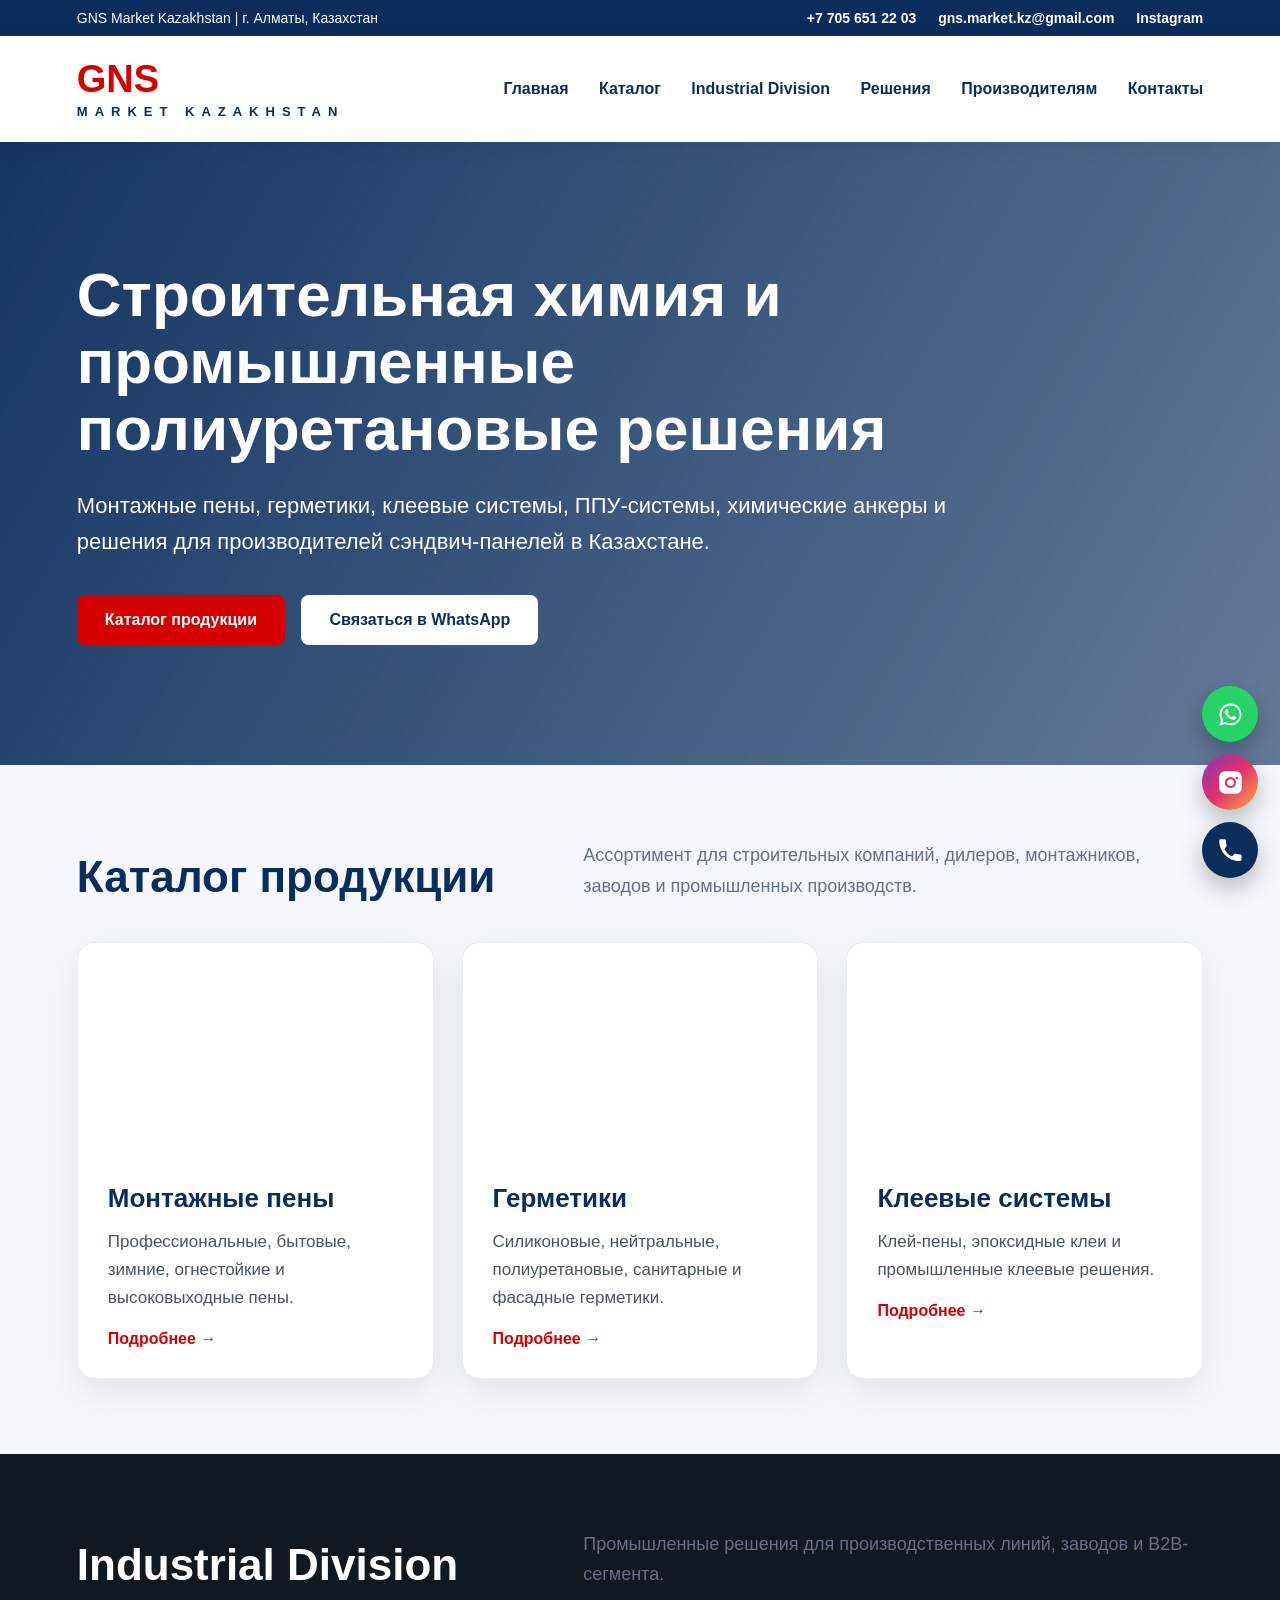
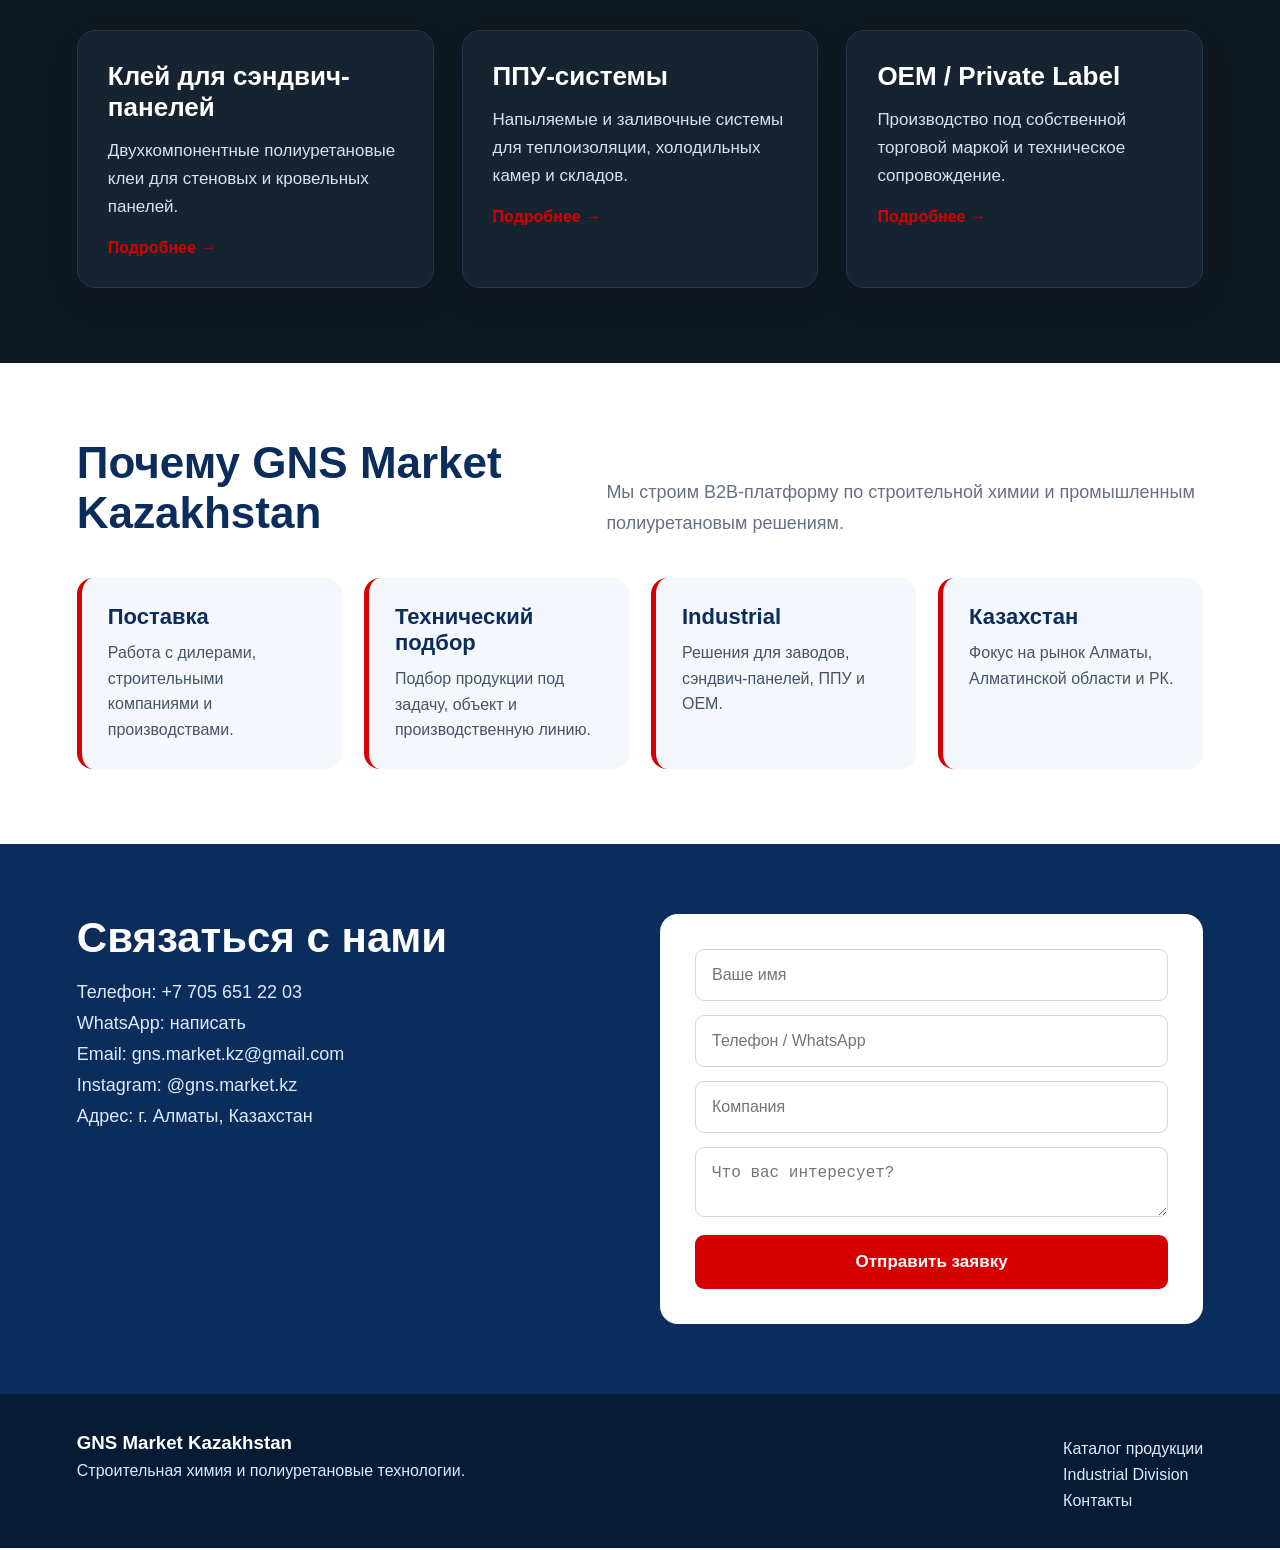
<file: index.html>
<!DOCTYPE html>
<html lang="ru">
<head>
<!-- Google tag (gtag.js) -->
<script async src="https://www.googletagmanager.com/gtag/js?id=G-NY0P7X8F1Y"></script>
<script>
  window.dataLayer = window.dataLayer || [];
  function gtag(){dataLayer.push(arguments);}
  gtag('js', new Date());

  gtag('config', 'G-NY0P7X8F1Y');
</script>
<meta charset="UTF-8">
<meta name="viewport" content="width=device-width, initial-scale=1.0">
<title>GNS Market Kazakhstan | Строительная химия и промышленные полиуретановые решения</title>
<meta name="description" content="GNS Market Kazakhstan: монтажные пены, герметики, клеи, ППУ-системы, химические анкеры и решения для производителей сэндвич-панелей.">
<style>
*{margin:0;padding:0;box-sizing:border-box}
body{font-family:Arial,Helvetica,sans-serif;background:#f4f7fb;color:#101820}
a{text-decoration:none;color:inherit}
:root{--blue:#0b2d5c;--red:#d60000;--dark:#101820;--gray:#667085}

.topbar{background:var(--blue);color:#fff;padding:10px 6%;display:flex;justify-content:space-between;font-size:14px}
.topbar a{color:#fff;margin-left:18px;font-weight:700}

.header{background:#fff;padding:24px 6%;display:flex;justify-content:space-between;align-items:center;box-shadow:0 3px 20px rgba(0,0,0,.08);position:sticky;top:0;z-index:20}
.logo{font-size:38px;font-weight:900;color:var(--red);line-height:1}
.logo span{display:block;font-size:13px;letter-spacing:7px;color:var(--blue);margin-top:7px}
.nav a{margin-left:26px;font-weight:900;color:var(--blue)}
.nav a:hover{color:var(--red)}

.hero{background:linear-gradient(120deg,rgba(11,45,92,.96),rgba(11,45,92,.62)),url('https://images.unsplash.com/photo-1581092918056-0c4c3acd3789?auto=format&fit=crop&w=1800&q=80');background-size:cover;background-position:center;color:white;padding:120px 6%}
.hero-content{max-width:920px}
.hero h1{font-size:62px;line-height:1.08;margin-bottom:25px}
.hero p{font-size:22px;line-height:1.65;margin-bottom:35px}
.btn{display:inline-block;padding:16px 28px;border-radius:8px;font-weight:900;margin-right:12px}
.btn-red{background:var(--red);color:#fff}
.btn-white{background:#fff;color:var(--blue)}

.section{padding:75px 6%}
.section-head{display:flex;justify-content:space-between;gap:40px;align-items:end;margin-bottom:40px}
.section h2{font-size:44px;color:var(--blue)}
.section-head p{max-width:620px;font-size:18px;color:var(--gray);line-height:1.7}

.grid{display:grid;grid-template-columns:repeat(3,1fr);gap:28px}
.card{background:#fff;border-radius:18px;overflow:hidden;box-shadow:0 14px 38px rgba(0,0,0,.08);border:1px solid #e8eef6;transition:.25s}
.card:hover{transform:translateY(-6px);box-shadow:0 20px 50px rgba(0,0,0,.14)}
.card-img{height:210px;background-size:cover;background-position:center}
.card-body{padding:30px}
.card h3{font-size:26px;color:var(--blue);margin-bottom:14px}
.card p{font-size:17px;color:#475467;line-height:1.65}
.card a{display:inline-block;margin-top:18px;color:var(--red);font-weight:900}

.dark{background:var(--dark);color:#fff}
.dark h2{color:#fff}
.dark .card{background:#162331;border-color:#24364a}
.dark .card h3{color:#fff}
.dark .card p{color:#d6e2f0}

.why{background:#fff}
.why-grid{display:grid;grid-template-columns:repeat(4,1fr);gap:22px}
.why-item{background:#f4f7fb;padding:26px;border-radius:16px;border-left:5px solid var(--red)}
.why-item h3{color:var(--blue);font-size:22px;margin-bottom:10px}
.why-item p{color:#475467;line-height:1.6}

.contact{background:var(--blue);color:white;padding:70px 6%;display:grid;grid-template-columns:1fr 1fr;gap:40px}
.contact h2{font-size:42px;margin-bottom:20px}
.contact p,.contact a{display:block;margin:10px 0;color:#dbeafe;font-size:18px}
.form{background:white;padding:35px;border-radius:18px}
.form input,.form textarea{width:100%;padding:16px;margin-bottom:14px;border:1px solid #d0d5dd;border-radius:9px;font-size:16px}
.form button{width:100%;padding:17px;background:var(--red);color:white;border:0;border-radius:9px;font-size:17px;font-weight:900}

.footer{background:#071b35;color:#fff;padding:38px 6%;display:flex;justify-content:space-between;gap:30px}
.footer p,.footer a{color:#dbeafe;margin-top:8px;display:block}

.float{position:fixed;right:22px;bottom:22px;display:flex;flex-direction:column;gap:12px;z-index:99}
.float a{width:56px;height:56px;border-radius:50%;display:flex;align-items:center;justify-content:center;color:white;box-shadow:0 10px 25px rgba(0,0,0,.25);transition:.2s}
.float a:hover{transform:scale(1.08)}
.wa{background:#25D366}.inst{background:linear-gradient(135deg,#833AB4,#E1306C,#FCAF45)}.call{background:var(--blue)}
.float svg{width:27px;height:27px;fill:white}

@media(max-width:900px){
.topbar,.header,.section-head,.contact,.footer{display:block}
.nav{margin-top:18px}.nav a{display:block;margin:12px 0}
.hero{padding:75px 6%}.hero h1{font-size:38px}.hero p{font-size:18px}
.grid,.why-grid{grid-template-columns:1fr}
}
</style>
</head>
<body>

<div class="topbar">
  <div>GNS Market Kazakhstan | г. Алматы, Казахстан</div>
  <div>
    <a href="tel:+77056512203">+7 705 651 22 03</a>
    <a href="mailto:gns.market.kz@gmail.com">gns.market.kz@gmail.com</a>
    <a href="https://instagram.com/gns.market.kz">Instagram</a>
  </div>
</div>

<header class="header">
  <div class="logo">GNS <span>MARKET KAZAKHSTAN</span></div>
  <nav class="nav">
    <a href="index.html">Главная</a>
    <a href="catalog.html">Каталог</a>
    <a href="industrial.html">Industrial Division</a>
    <a href="solutions.html">Решения</a>
    <a href="manufacturers.html">Производителям</a>
    <a href="contacts.html">Контакты</a>
  </nav>
</header>

<section class="hero">
  <div class="hero-content">
    <h1>Строительная химия и промышленные полиуретановые решения</h1>
    <p>Монтажные пены, герметики, клеевые системы, ППУ-системы, химические анкеры и решения для производителей сэндвич-панелей в Казахстане.</p>
    <a class="btn btn-red" href="catalog.html">Каталог продукции</a>
    <a class="btn btn-white" href="https://wa.me/77056512203">Связаться в WhatsApp</a>
  </div>
</section>

<section class="section">
  <div class="section-head">
    <h2>Каталог продукции</h2>
    <p>Ассортимент для строительных компаний, дилеров, монтажников, заводов и промышленных производств.</p>
  </div>

  <div class="grid">
    <div class="card">
      <div class="card-img" style="background-image:url('https://images.unsplash.com/photo-1621905252507-b35492cc74b4?auto=format&fit=crop&w=900&q=80')"></div>
      <div class="card-body"><h3>Монтажные пены</h3><p>Профессиональные, бытовые, зимние, огнестойкие и высоковыходные пены.</p><a href="catalog.html">Подробнее →</a></div>
    </div>

    <div class="card">
      <div class="card-img" style="background-image:url('https://images.unsplash.com/photo-1581092160562-40aa08e78837?auto=format&fit=crop&w=900&q=80')"></div>
      <div class="card-body"><h3>Герметики</h3><p>Силиконовые, нейтральные, полиуретановые, санитарные и фасадные герметики.</p><a href="catalog.html">Подробнее →</a></div>
    </div>

    <div class="card">
      <div class="card-img" style="background-image:url('https://images.unsplash.com/photo-1581092334651-ddf26d9a09d0?auto=format&fit=crop&w=900&q=80')"></div>
      <div class="card-body"><h3>Клеевые системы</h3><p>Клей-пены, эпоксидные клеи и промышленные клеевые решения.</p><a href="catalog.html">Подробнее →</a></div>
    </div>
  </div>
</section>

<section class="section dark">
  <div class="section-head">
    <h2>Industrial Division</h2>
    <p>Промышленные решения для производственных линий, заводов и B2B-сегмента.</p>
  </div>

  <div class="grid">
    <div class="card"><div class="card-body"><h3>Клей для сэндвич-панелей</h3><p>Двухкомпонентные полиуретановые клеи для стеновых и кровельных панелей.</p><a href="industrial.html">Подробнее →</a></div></div>
    <div class="card"><div class="card-body"><h3>ППУ-системы</h3><p>Напыляемые и заливочные системы для теплоизоляции, холодильных камер и складов.</p><a href="industrial.html">Подробнее →</a></div></div>
    <div class="card"><div class="card-body"><h3>OEM / Private Label</h3><p>Производство под собственной торговой маркой и техническое сопровождение.</p><a href="industrial.html">Подробнее →</a></div></div>
  </div>
</section>

<section class="section why">
  <div class="section-head">
    <h2>Почему GNS Market Kazakhstan</h2>
    <p>Мы строим B2B-платформу по строительной химии и промышленным полиуретановым решениям.</p>
  </div>

  <div class="why-grid">
    <div class="why-item"><h3>Поставка</h3><p>Работа с дилерами, строительными компаниями и производствами.</p></div>
    <div class="why-item"><h3>Технический подбор</h3><p>Подбор продукции под задачу, объект и производственную линию.</p></div>
    <div class="why-item"><h3>Industrial</h3><p>Решения для заводов, сэндвич-панелей, ППУ и OEM.</p></div>
    <div class="why-item"><h3>Казахстан</h3><p>Фокус на рынок Алматы, Алматинской области и РК.</p></div>
  </div>
</section>

<section class="contact" id="contacts">
  <div>
    <h2>Связаться с нами</h2>
    <a href="tel:+77056512203">Телефон: +7 705 651 22 03</a>
    <a href="https://wa.me/77056512203">WhatsApp: написать</a>
    <a href="mailto:gns.market.kz@gmail.com">Email: gns.market.kz@gmail.com</a>
    <a href="https://instagram.com/gns.market.kz">Instagram: @gns.market.kz</a>
    <p>Адрес: г. Алматы, Казахстан</p>
  </div>

  <form class="form">
    <input placeholder="Ваше имя">
    <input placeholder="Телефон / WhatsApp">
    <input placeholder="Компания">
    <textarea placeholder="Что вас интересует?"></textarea>
    <button type="button">Отправить заявку</button>
  </form>
</section>

<footer class="footer">
  <div>
    <h3>GNS Market Kazakhstan</h3>
    <p>Строительная химия и полиуретановые технологии.</p>
  </div>
  <div>
    <a href="catalog.html">Каталог продукции</a>
    <a href="industrial.html">Industrial Division</a>
    <a href="contacts.html">Контакты</a>
  </div>
</footer>

<div class="float">
  <a class="wa" href="https://wa.me/77056512203" title="WhatsApp">
    <svg viewBox="0 0 32 32"><path d="M16.04 3C8.86 3 3 8.82 3 15.96c0 2.29.61 4.52 1.77 6.48L3 29l6.73-1.76a13.05 13.05 0 0 0 6.31 1.61C23.22 28.85 29 23.03 29 15.9 29 8.76 23.22 3 16.04 3zm0 23.65c-1.93 0-3.82-.52-5.47-1.51l-.39-.23-3.99 1.04 1.07-3.87-.25-.4a10.7 10.7 0 0 1-1.65-5.72c0-5.91 4.86-10.72 10.82-10.72 2.89 0 5.6 1.12 7.64 3.15a10.64 10.64 0 0 1 3.17 7.56c0 5.91-4.86 10.7-10.95 10.7zm5.93-8.01c-.33-.17-1.95-.96-2.25-1.07-.3-.11-.52-.17-.74.17-.22.33-.85 1.07-1.04 1.29-.19.22-.38.25-.71.08-.33-.17-1.39-.51-2.65-1.62-.98-.87-1.64-1.94-1.83-2.27-.19-.33-.02-.51.14-.68.15-.15.33-.38.49-.57.16-.19.22-.33.33-.55.11-.22.05-.41-.03-.57-.08-.17-.74-1.78-1.02-2.44-.27-.64-.54-.55-.74-.56h-.63c-.22 0-.57.08-.87.41-.3.33-1.14 1.11-1.14 2.71s1.17 3.15 1.33 3.37c.16.22 2.3 3.5 5.57 4.91.78.34 1.39.54 1.87.69.79.25 1.51.21 2.08.13.63-.09 1.95-.8 2.23-1.57.27-.77.27-1.43.19-1.57-.08-.14-.3-.22-.63-.38z"/></svg>
  </a>
  <a class="inst" href="https://instagram.com/gns.market.kz" title="Instagram">
    <svg viewBox="0 0 24 24"><path d="M7 2h10a5 5 0 0 1 5 5v10a5 5 0 0 1-5 5H7a5 5 0 0 1-5-5V7a5 5 0 0 1 5-5zm5 5a5 5 0 1 0 0 10 5 5 0 0 0 0-10zm0 2a3 3 0 1 1 0 6 3 3 0 0 1 0-6zm5.5-2.2a1.2 1.2 0 1 0 0 2.4 1.2 1.2 0 0 0 0-2.4z"/></svg>
  </a>
  <a class="call" href="tel:+77056512203" title="Позвонить">
    <svg viewBox="0 0 24 24"><path d="M6.6 10.8a15.6 15.6 0 0 0 6.6 6.6l2.2-2.2c.3-.3.8-.4 1.2-.3 1.3.4 2.6.6 4 .6.7 0 1.2.5 1.2 1.2v3.5c0 .7-.5 1.2-1.2 1.2C10.4 22 2 13.6 2 3.2 2 2.5 2.5 2 3.2 2h3.5c.7 0 1.2.5 1.2 1.2 0 1.4.2 2.8.6 4 .1.4 0 .8-.3 1.2l-1.6 2.4z"/></svg>
  </a>
</div>

</body>
</html>
</file>
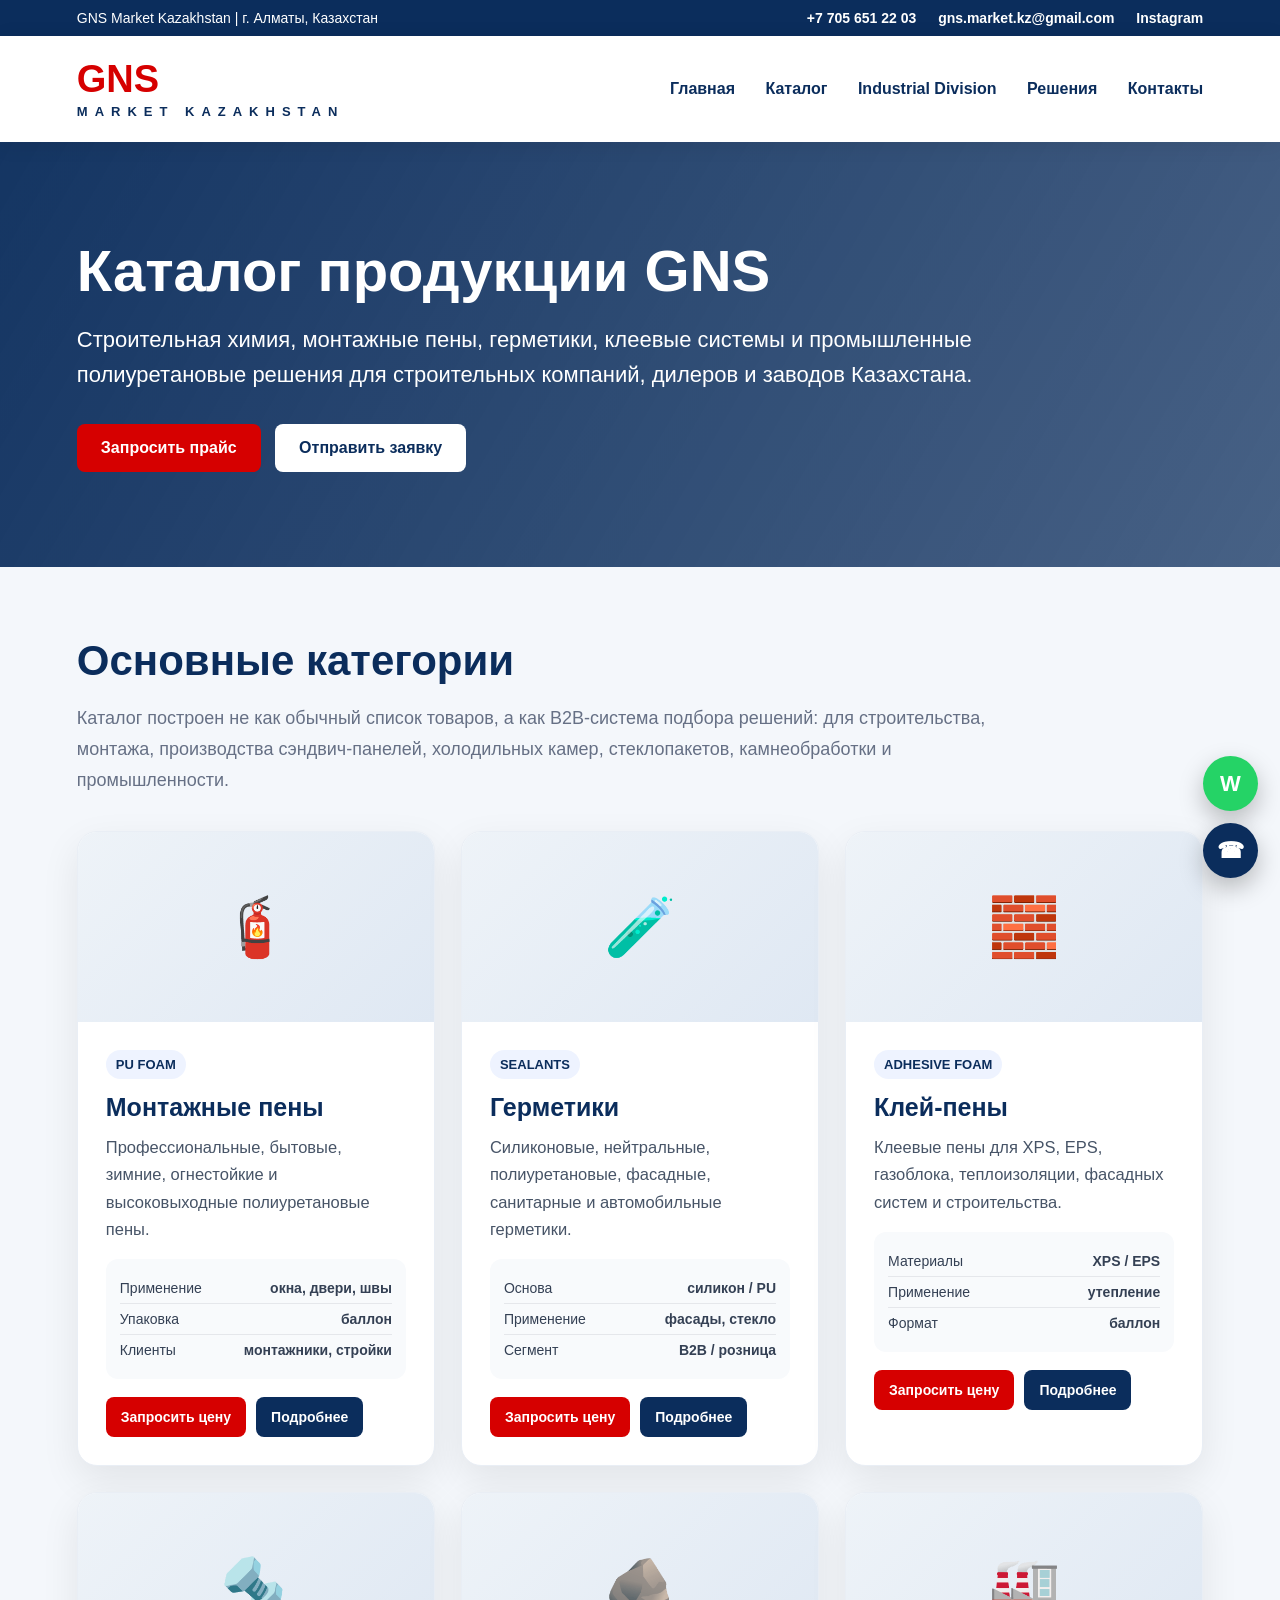
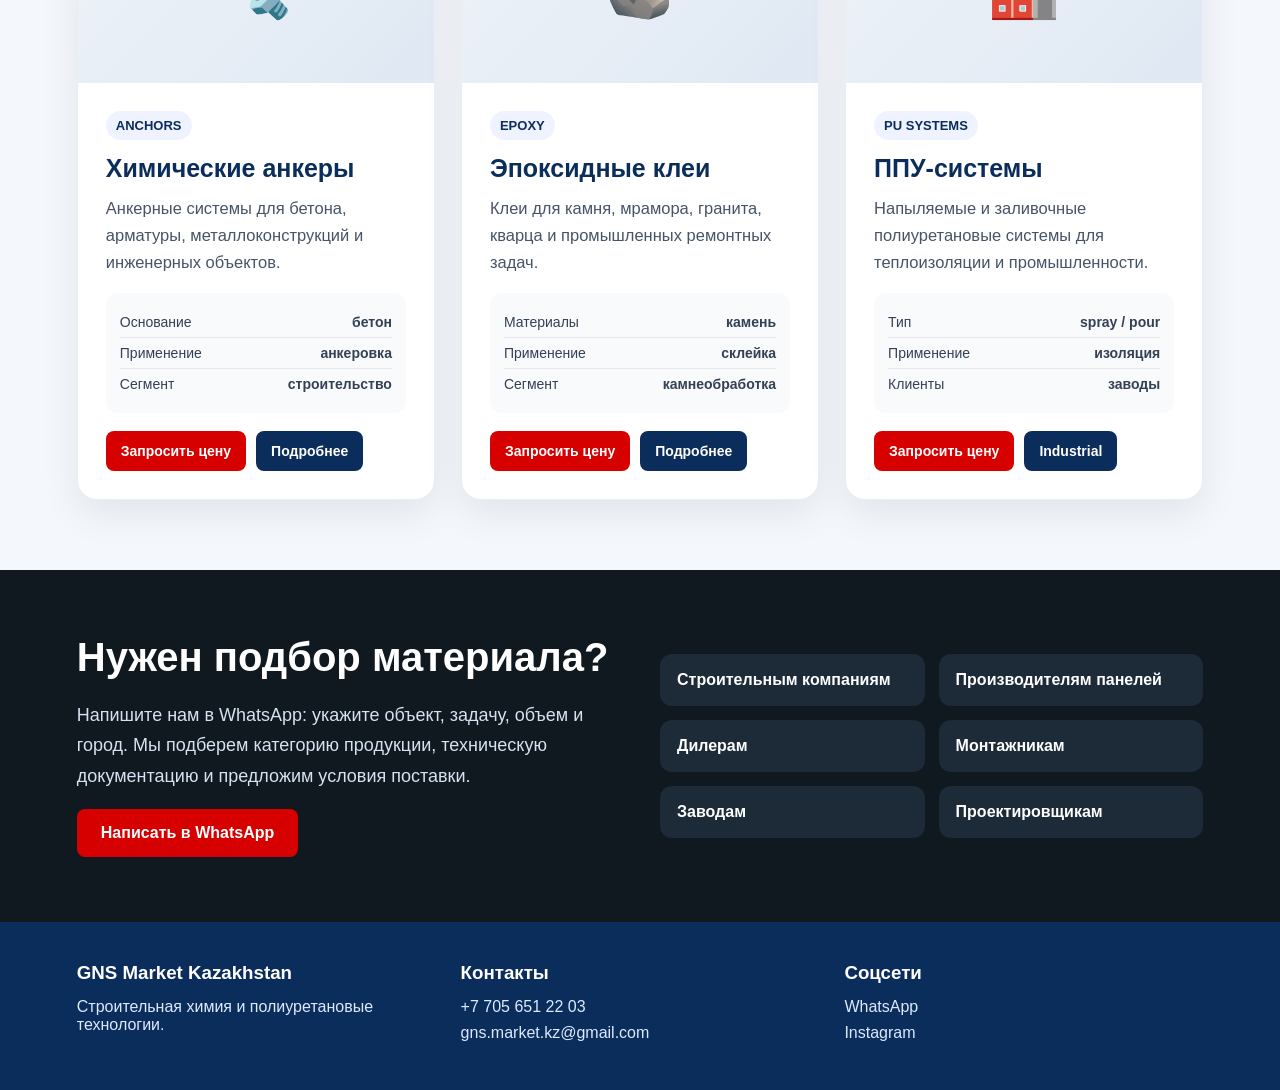
<file: catalog.html>
<!DOCTYPE html>
<html lang="ru">
<head>
<!-- Google tag (gtag.js) -->
<script async src="https://www.googletagmanager.com/gtag/js?id=G-NY0P7X8F1Y"></script>
<script>
  window.dataLayer = window.dataLayer || [];
  function gtag(){dataLayer.push(arguments);}
  gtag('js', new Date());

  gtag('config', 'G-NY0P7X8F1Y');
</script>
<meta charset="UTF-8">
<meta name="viewport" content="width=device-width, initial-scale=1.0">
<title>Каталог продукции | GNS Market Kazakhstan</title>
<meta name="description" content="Каталог продукции GNS Market Kazakhstan: монтажные пены, герметики, клей-пены, химические анкеры, эпоксидные клеи, ППУ-системы и промышленные полиуретановые решения.">

<style>
*{margin:0;padding:0;box-sizing:border-box}
body{font-family:Arial,Helvetica,sans-serif;background:#f4f7fb;color:#111}
a{text-decoration:none;color:inherit}
:root{--blue:#0b2d5c;--red:#d60000;--dark:#101820;--gray:#667085}

.topbar{background:var(--blue);color:#fff;padding:10px 6%;display:flex;justify-content:space-between;font-size:14px}
.topbar a{color:#fff;margin-left:18px;font-weight:700}
.header{background:#fff;padding:24px 6%;display:flex;justify-content:space-between;align-items:center;box-shadow:0 3px 20px rgba(0,0,0,.08);position:sticky;top:0;z-index:10}
.logo{font-size:38px;font-weight:900;color:var(--red);line-height:1}
.logo span{display:block;font-size:13px;letter-spacing:7px;color:var(--blue);margin-top:7px}
.nav a{margin-left:26px;font-weight:900;color:var(--blue)}
.nav a:hover{color:var(--red)}

.hero{background:linear-gradient(120deg,rgba(11,45,92,.96),rgba(11,45,92,.74)),url('https://images.unsplash.com/photo-1581092918056-0c4c3acd3789?auto=format&fit=crop&w=1800&q=80');background-size:cover;background-position:center;color:white;padding:95px 6%}
.hero h1{font-size:58px;margin-bottom:18px}
.hero p{font-size:22px;line-height:1.6;max-width:980px}
.hero-buttons{margin-top:32px}
.btn{display:inline-block;padding:15px 24px;border-radius:8px;font-weight:900;margin-right:10px}
.btn-red{background:var(--red);color:#fff}
.btn-white{background:#fff;color:var(--blue)}
.section{padding:70px 6%}
.section h2{font-size:42px;color:var(--blue);margin-bottom:18px}
.section-intro{font-size:18px;color:var(--gray);max-width:920px;line-height:1.7;margin-bottom:36px}

.grid{display:grid;grid-template-columns:repeat(3,1fr);gap:26px}
.product{background:#fff;border-radius:20px;overflow:hidden;box-shadow:0 14px 38px rgba(0,0,0,.08);border:1px solid #e9eef5;transition:.25s}
.product:hover{transform:translateY(-6px);box-shadow:0 20px 50px rgba(0,0,0,.13)}
.product-img{height:190px;background:linear-gradient(135deg,#eef3f8,#dfe8f3);display:flex;align-items:center;justify-content:center;font-size:58px}
.product-body{padding:28px}
.tag{display:inline-block;background:#eef3ff;color:var(--blue);font-size:13px;font-weight:900;padding:7px 10px;border-radius:20px;margin-bottom:14px}
.product h3{font-size:25px;color:var(--blue);margin-bottom:12px}
.product p{font-size:16.5px;color:#475467;line-height:1.65;margin-bottom:14px}
.specs{background:#f8fafc;border-radius:12px;padding:14px;margin:16px 0}
.specs div{display:flex;justify-content:space-between;border-bottom:1px solid #e5e7eb;padding:7px 0;font-size:14px;color:#344054}
.specs div:last-child{border-bottom:0}
.actions{display:flex;gap:10px;margin-top:18px;flex-wrap:wrap}
.actions a{padding:12px 15px;border-radius:8px;font-weight:900;font-size:14px}
.price{background:var(--red);color:#fff}
.more{background:var(--blue);color:#fff}

.band{background:var(--dark);color:#fff;padding:65px 6%;display:grid;grid-template-columns:1fr 1fr;gap:40px;align-items:center}
.band h2{font-size:40px;margin-bottom:20px}
.band p{font-size:18px;line-height:1.7;color:#d6e2f0}
.band-list{display:grid;grid-template-columns:1fr 1fr;gap:14px}
.band-list div{background:#1d2a38;padding:17px;border-radius:12px;font-weight:800}

.footer{background:var(--blue);color:#fff;padding:40px 6%;display:grid;grid-template-columns:1fr 1fr 1fr;gap:25px}
.footer h3{margin-bottom:14px}
.footer a,.footer p{display:block;margin:8px 0;color:#dbeafe}
.float{position:fixed;right:22px;bottom:22px;display:flex;flex-direction:column;gap:12px;z-index:99}
.float a{width:55px;height:55px;border-radius:50%;display:flex;align-items:center;justify-content:center;color:white;font-size:22px;font-weight:900;box-shadow:0 10px 25px rgba(0,0,0,.25)}
.wa{background:#25D366}.call{background:var(--blue)}

@media(max-width:900px){
.topbar,.header,.band,.footer{display:block}
.nav{margin-top:18px}.nav a{display:block;margin:10px 0}
.hero h1{font-size:38px}.hero p{font-size:18px}
.grid{grid-template-columns:1fr}.band-list{grid-template-columns:1fr}
}
</style>
</head>

<body>

<div class="topbar">
  <div>GNS Market Kazakhstan | г. Алматы, Казахстан</div>
  <div>
    <a href="tel:+77056512203">+7 705 651 22 03</a>
    <a href="mailto:gns.market.kz@gmail.com">gns.market.kz@gmail.com</a>
    <a href="https://instagram.com/gns.market.kz">Instagram</a>
  </div>
</div>

<header class="header">
  <div class="logo">GNS <span>MARKET KAZAKHSTAN</span></div>
  <nav class="nav">
    <a href="index.html">Главная</a>
    <a href="catalog.html">Каталог</a>
    <a href="industrial.html">Industrial Division</a>
    <a href="solutions.html">Решения</a>
    <a href="contacts.html">Контакты</a>
  </nav>
</header>

<section class="hero">
  <h1>Каталог продукции GNS</h1>
  <p>Строительная химия, монтажные пены, герметики, клеевые системы и промышленные полиуретановые решения для строительных компаний, дилеров и заводов Казахстана.</p>
  <div class="hero-buttons">
    <a class="btn btn-red" href="https://wa.me/77056512203">Запросить прайс</a>
    <a class="btn btn-white" href="mailto:gns.market.kz@gmail.com">Отправить заявку</a>
  </div>
</section>

<section class="section">
  <h2>Основные категории</h2>
  <p class="section-intro">Каталог построен не как обычный список товаров, а как B2B-система подбора решений: для строительства, монтажа, производства сэндвич-панелей, холодильных камер, стеклопакетов, камнеобработки и промышленности.</p>

  <div class="grid">

    <div class="product">
      <div class="product-img">🧯</div>
      <div class="product-body">
        <span class="tag">PU FOAM</span>
        <h3>Монтажные пены</h3>
        <p>Профессиональные, бытовые, зимние, огнестойкие и высоковыходные полиуретановые пены.</p>
        <div class="specs">
          <div><span>Применение</span><b>окна, двери, швы</b></div>
          <div><span>Упаковка</span><b>баллон</b></div>
          <div><span>Клиенты</span><b>монтажники, стройки</b></div>
        </div>
        <div class="actions">
          <a class="price" href="https://wa.me/77056512203">Запросить цену</a>
          <a class="more" href="#">Подробнее</a>
        </div>
      </div>
    </div>

    <div class="product">
      <div class="product-img">🧪</div>
      <div class="product-body">
        <span class="tag">SEALANTS</span>
        <h3>Герметики</h3>
        <p>Силиконовые, нейтральные, полиуретановые, фасадные, санитарные и автомобильные герметики.</p>
        <div class="specs">
          <div><span>Основа</span><b>силикон / PU</b></div>
          <div><span>Применение</span><b>фасады, стекло</b></div>
          <div><span>Сегмент</span><b>B2B / розница</b></div>
        </div>
        <div class="actions">
          <a class="price" href="https://wa.me/77056512203">Запросить цену</a>
          <a class="more" href="#">Подробнее</a>
        </div>
      </div>
    </div>

    <div class="product">
      <div class="product-img">🧱</div>
      <div class="product-body">
        <span class="tag">ADHESIVE FOAM</span>
        <h3>Клей-пены</h3>
        <p>Клеевые пены для XPS, EPS, газоблока, теплоизоляции, фасадных систем и строительства.</p>
        <div class="specs">
          <div><span>Материалы</span><b>XPS / EPS</b></div>
          <div><span>Применение</span><b>утепление</b></div>
          <div><span>Формат</span><b>баллон</b></div>
        </div>
        <div class="actions">
          <a class="price" href="https://wa.me/77056512203">Запросить цену</a>
          <a class="more" href="#">Подробнее</a>
        </div>
      </div>
    </div>

    <div class="product">
      <div class="product-img">🔩</div>
      <div class="product-body">
        <span class="tag">ANCHORS</span>
        <h3>Химические анкеры</h3>
        <p>Анкерные системы для бетона, арматуры, металлоконструкций и инженерных объектов.</p>
        <div class="specs">
          <div><span>Основание</span><b>бетон</b></div>
          <div><span>Применение</span><b>анкеровка</b></div>
          <div><span>Сегмент</span><b>строительство</b></div>
        </div>
        <div class="actions">
          <a class="price" href="https://wa.me/77056512203">Запросить цену</a>
          <a class="more" href="#">Подробнее</a>
        </div>
      </div>
    </div>

    <div class="product">
      <div class="product-img">🪨</div>
      <div class="product-body">
        <span class="tag">EPOXY</span>
        <h3>Эпоксидные клеи</h3>
        <p>Клеи для камня, мрамора, гранита, кварца и промышленных ремонтных задач.</p>
        <div class="specs">
          <div><span>Материалы</span><b>камень</b></div>
          <div><span>Применение</span><b>склейка</b></div>
          <div><span>Сегмент</span><b>камнеобработка</b></div>
        </div>
        <div class="actions">
          <a class="price" href="https://wa.me/77056512203">Запросить цену</a>
          <a class="more" href="#">Подробнее</a>
        </div>
      </div>
    </div>

    <div class="product">
      <div class="product-img">🏭</div>
      <div class="product-body">
        <span class="tag">PU SYSTEMS</span>
        <h3>ППУ-системы</h3>
        <p>Напыляемые и заливочные полиуретановые системы для теплоизоляции и промышленности.</p>
        <div class="specs">
          <div><span>Тип</span><b>spray / pour</b></div>
          <div><span>Применение</span><b>изоляция</b></div>
          <div><span>Клиенты</span><b>заводы</b></div>
        </div>
        <div class="actions">
          <a class="price" href="https://wa.me/77056512203">Запросить цену</a>
          <a class="more" href="industrial.html">Industrial</a>
        </div>
      </div>
    </div>

  </div>
</section>

<section class="band">
  <div>
    <h2>Нужен подбор материала?</h2>
    <p>Напишите нам в WhatsApp: укажите объект, задачу, объем и город. Мы подберем категорию продукции, техническую документацию и предложим условия поставки.</p>
    <br>
    <a class="btn btn-red" href="https://wa.me/77056512203">Написать в WhatsApp</a>
  </div>
  <div class="band-list">
    <div>Строительным компаниям</div>
    <div>Производителям панелей</div>
    <div>Дилерам</div>
    <div>Монтажникам</div>
    <div>Заводам</div>
    <div>Проектировщикам</div>
  </div>
</section>

<footer class="footer">
  <div>
    <h3>GNS Market Kazakhstan</h3>
    <p>Строительная химия и полиуретановые технологии.</p>
  </div>
  <div>
    <h3>Контакты</h3>
    <a href="tel:+77056512203">+7 705 651 22 03</a>
    <a href="mailto:gns.market.kz@gmail.com">gns.market.kz@gmail.com</a>
  </div>
  <div>
    <h3>Соцсети</h3>
    <a href="https://wa.me/77056512203">WhatsApp</a>
    <a href="https://instagram.com/gns.market.kz">Instagram</a>
  </div>
</footer>

<div class="float">
  <a class="wa" href="https://wa.me/77056512203">W</a>
  <a class="call" href="tel:+77056512203">☎</a>
</div>

</body>
</html>
</file>
